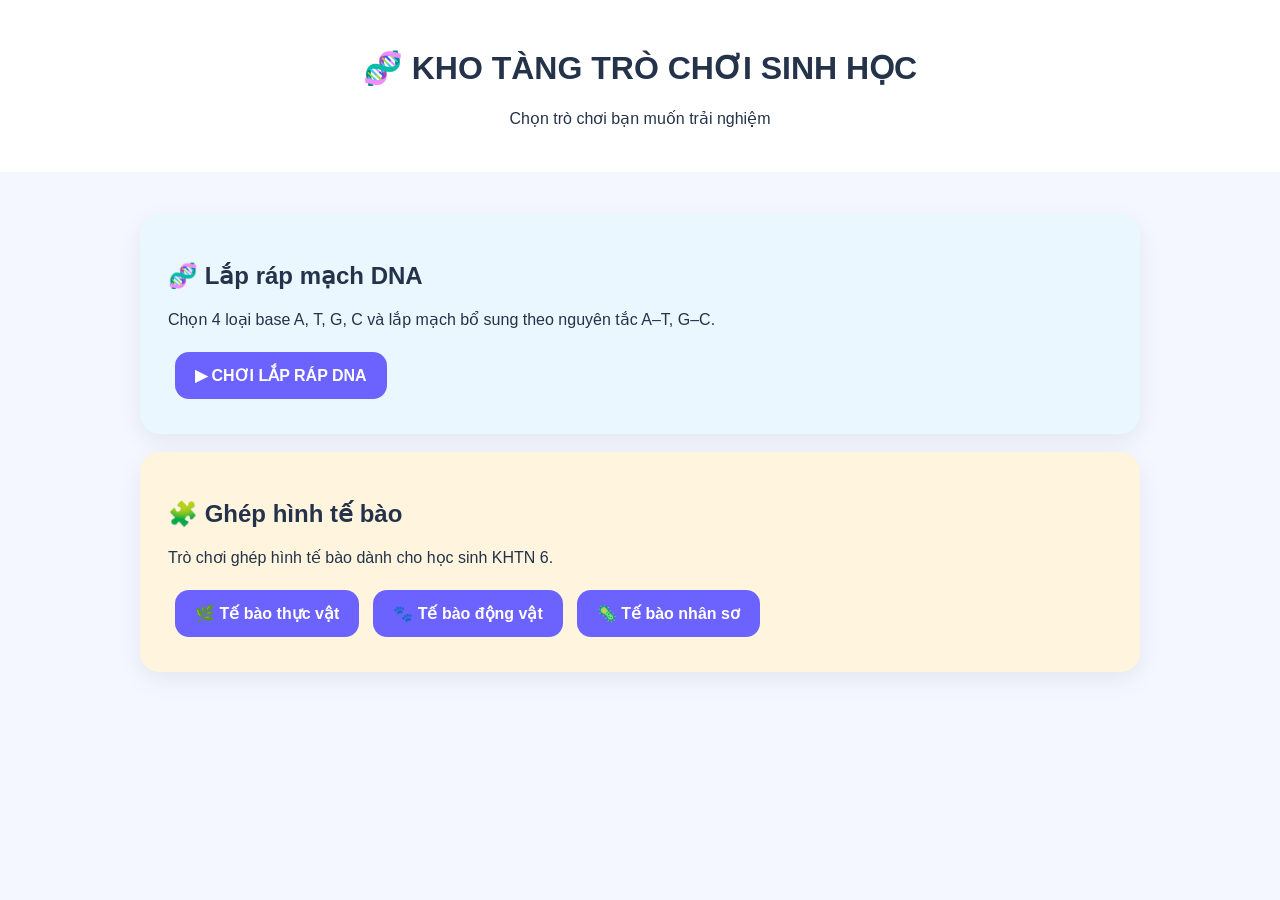
<file: index.html>
<!doctype html><html lang="vi"><head><meta charset="utf-8"><meta name="viewport" content="width=device-width,initial-scale=1"><title>Trò chơi Sinh học</title><style>body{font-family:Arial,sans-serif;background:#f4f7ff;color:#24324a;margin:0}header{text-align:center;padding:28px;background:white}main{max-width:1000px;margin:auto;padding:24px}.card{background:white;border-radius:20px;padding:28px;margin:18px 0;box-shadow:0 8px 24px #0001}.btn{display:inline-block;text-decoration:none;border:0;border-radius:14px;padding:14px 20px;background:#6c63ff;color:white;font-weight:bold;cursor:pointer;margin:7px}.dna{background:#eaf7ff}.cell{background:#fff5df}</style></head><body><header><h1>🧬 KHO TÀNG TRÒ CHƠI SINH HỌC</h1><p>Chọn trò chơi bạn muốn trải nghiệm</p></header><main><div class="card dna"><h2>🧬 Lắp ráp mạch DNA</h2><p>Chọn 4 loại base A, T, G, C và lắp mạch bổ sung theo nguyên tắc A–T, G–C.</p><a class="btn" href="dna.html">▶ CHƠI LẮP RÁP DNA</a></div><div class="card cell"><h2>🧩 Ghép hình tế bào</h2><p>Trò chơi ghép hình tế bào dành cho học sinh KHTN 6.</p><a class="btn" href="plant.html">🌿 Tế bào thực vật</a><a class="btn" href="animal.html">🐾 Tế bào động vật</a><a class="btn" href="prokaryotic.html">🦠 Tế bào nhân sơ</a></div></main></body></html>
</file>
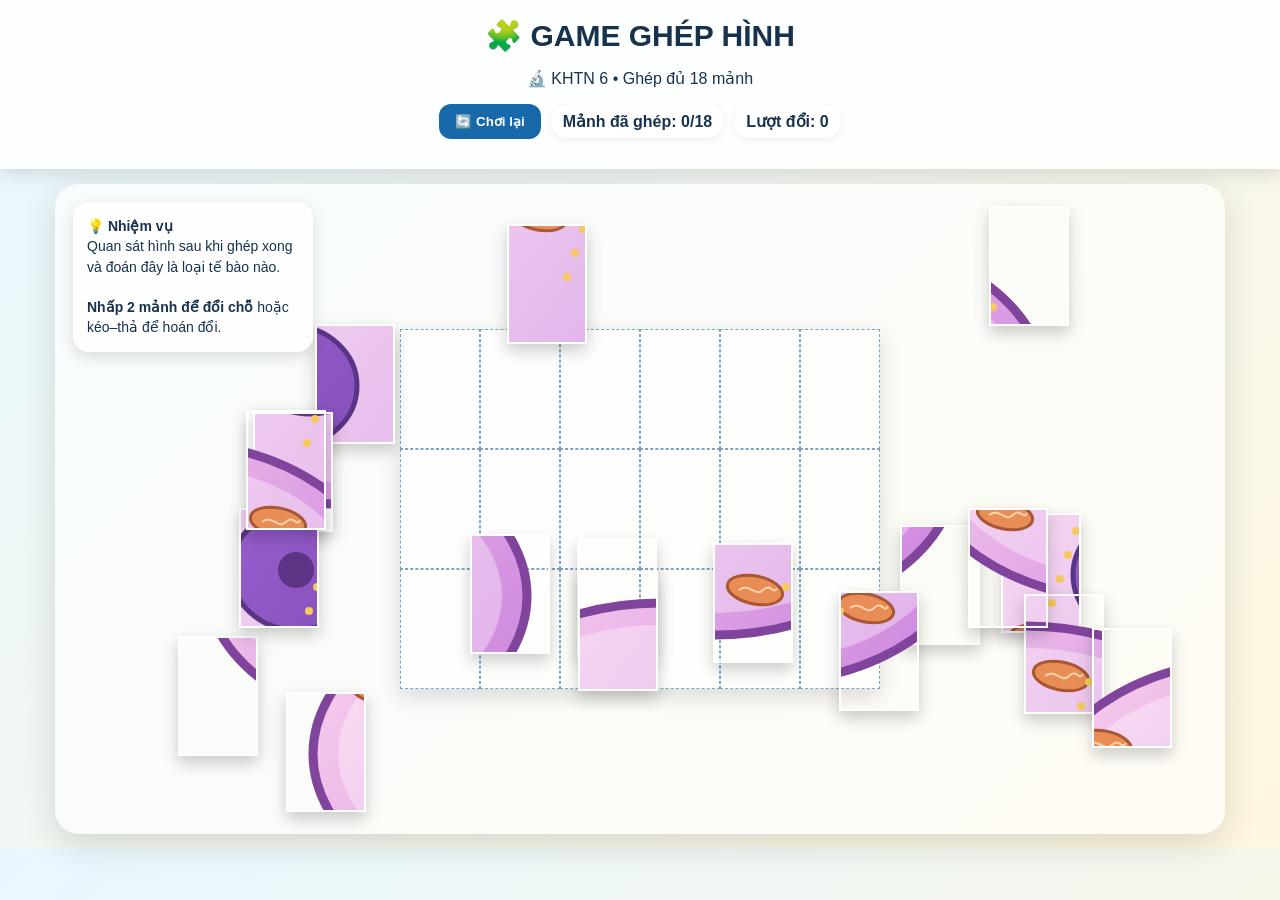
<file: animal.html>
<!doctype html><html lang="vi"><head><meta charset="utf-8"><meta name="viewport" content="width=device-width,initial-scale=1"><title>Game ghép hình – Mảnh ghép 2</title><link rel="stylesheet" href="style.css"></head><body data-type="animal"><header><h1>🧩 GAME GHÉP HÌNH</h1><p>🔬 KHTN 6 • Ghép đủ 18 mảnh</p><div class="bar"><button class="btn" id="restart">🔄 Chơi lại</button><span class="tag">Mảnh đã ghép: <b id="count">0/18</b></span><span class="tag">Lượt đổi: <b id="moves">0</b></span></div></header><main id="game"><div class="success">🎉 Xuất sắc! Em đã hoàn thành hình. Hãy quan sát và đoán đây là loại tế bào nào.</div><div class="board"><div class="hint">💡 <b>Nhiệm vụ</b><br><span id="hint"></span><br><br><b>Nhấp 2 mảnh để đổi chỗ</b> hoặc kéo–thả để hoán đổi.</div><div class="target"></div></div></main><script src="game.js"></script></body></html>
</file>
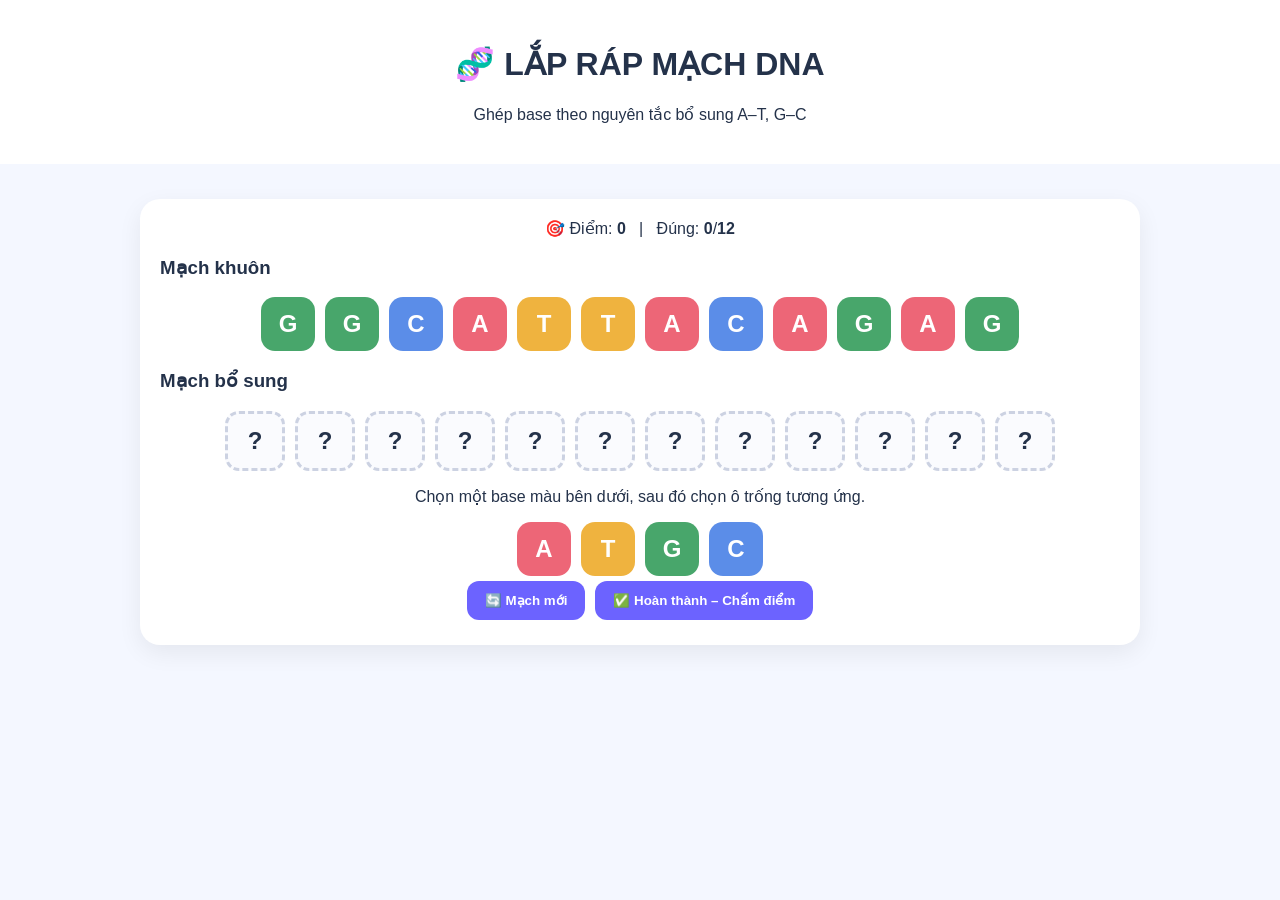
<file: dna.html>
<!doctype html><html lang="vi"><head><meta charset="utf-8"><meta name="viewport" content="width=device-width,initial-scale=1"><title>Lắp ráp mạch DNA</title><style>body{font-family:Arial,sans-serif;background:#f4f7ff;color:#24324a;margin:0}header{text-align:center;padding:24px;background:white}main{max-width:1000px;margin:auto;padding:20px}.card{background:white;border-radius:20px;padding:20px;margin:15px 0;box-shadow:0 8px 24px #0001}.bases,.strand{display:flex;justify-content:center;gap:10px;flex-wrap:wrap}.base,.slot{width:54px;height:54px;border-radius:14px;display:grid;place-items:center;font-size:24px;font-weight:bold}.base{color:white;cursor:pointer}.slot{border:3px dashed #ccd2e2;background:#fafbfe}.A{background:#ed6677}.T{background:#efb33f}.G{background:#48a66b}.C{background:#5b8de8}.btn{border:0;border-radius:12px;padding:12px 18px;background:#6c63ff;color:white;font-weight:bold;cursor:pointer;margin:5px}.info{text-align:center}.error{background:#fff0f3;padding:10px;border-radius:10px;margin:6px}.ok{background:#effff6;padding:14px;border-radius:12px}</style></head><body><header><h1>🧬 LẮP RÁP MẠCH DNA</h1><p>Ghép base theo nguyên tắc bổ sung A–T, G–C</p></header><main><div class="card"><div class="info">🎯 Điểm: <b id="score">0</b> &nbsp; | &nbsp; Đúng: <b id="right">0</b>/<b id="total">12</b></div><h3>Mạch khuôn</h3><div id="template" class="strand"></div><h3>Mạch bổ sung</h3><div id="answer" class="strand"></div><p class="info">Chọn một base màu bên dưới, sau đó chọn ô trống tương ứng.</p><div id="palette" class="bases"><div class="base A" data-b="A">A</div><div class="base T" data-b="T">T</div><div class="base G" data-b="G">G</div><div class="base C" data-b="C">C</div></div><div class="info"><button class="btn" id="new">🔄 Mạch mới</button><button class="btn" id="check">✅ Hoàn thành – Chấm điểm</button></div></div><div id="result" class="card" style="display:none"></div></main><script>const comp={A:'T',T:'A',G:'C',C:'G'},bases=['A','T','G','C'];let seq=[],ans=[],selected='';function newGame(){seq=Array.from({length:12},()=>bases[Math.floor(Math.random()*4)]);ans=Array(12).fill('');selected='';render();document.getElementById('result').style.display='none';document.getElementById('score').textContent=0;document.getElementById('right').textContent=0}function render(){document.getElementById('template').innerHTML=seq.map((b,i)=>'<div class="base '+b+'">'+b+'</div>').join('');document.getElementById('answer').innerHTML=ans.map((b,i)=>'<div class="slot '+(b||'')+'" data-i="'+i+'">'+(b||'?')+'</div>').join('');document.querySelectorAll('.slot').forEach(x=>x.onclick=()=>{if(selected){ans[+x.dataset.i]=selected;selected='';render()}})}document.querySelectorAll('#palette .base').forEach(x=>x.onclick=()=>{selected=x.dataset.b;document.querySelectorAll('#palette .base').forEach(y=>y.style.outline='none');x.style.outline='4px solid #222'});document.getElementById('new').onclick=newGame;document.getElementById('check').onclick=()=>{let right=0,html='';seq.forEach((b,i)=>{if(ans[i]===comp[b])right++;else html+='<div class="error">Vị trí '+(i+1)+': bạn đặt <b>'+(ans[i]||'chưa đặt')+'</b> → đúng là <b>'+comp[b]+'</b>.</div>'});document.getElementById('right').textContent=right;document.getElementById('score').textContent=right*10;const r=document.getElementById('result');r.style.display='block';r.innerHTML=right===seq.length?'<div class="ok">🎉 Xuất sắc! Bạn đã lắp đúng 100% mạch DNA.</div>':'<h3>📊 Kết quả: '+right+'/'+seq.length+' cặp đúng</h3>'+html+'<p><b>Nhớ:</b> A–T và G–C. Hãy sửa các vị trí trên rồi kiểm tra lại!</p>';r.scrollIntoView({behavior:'smooth'})};newGame();</script></body></html>
</file>
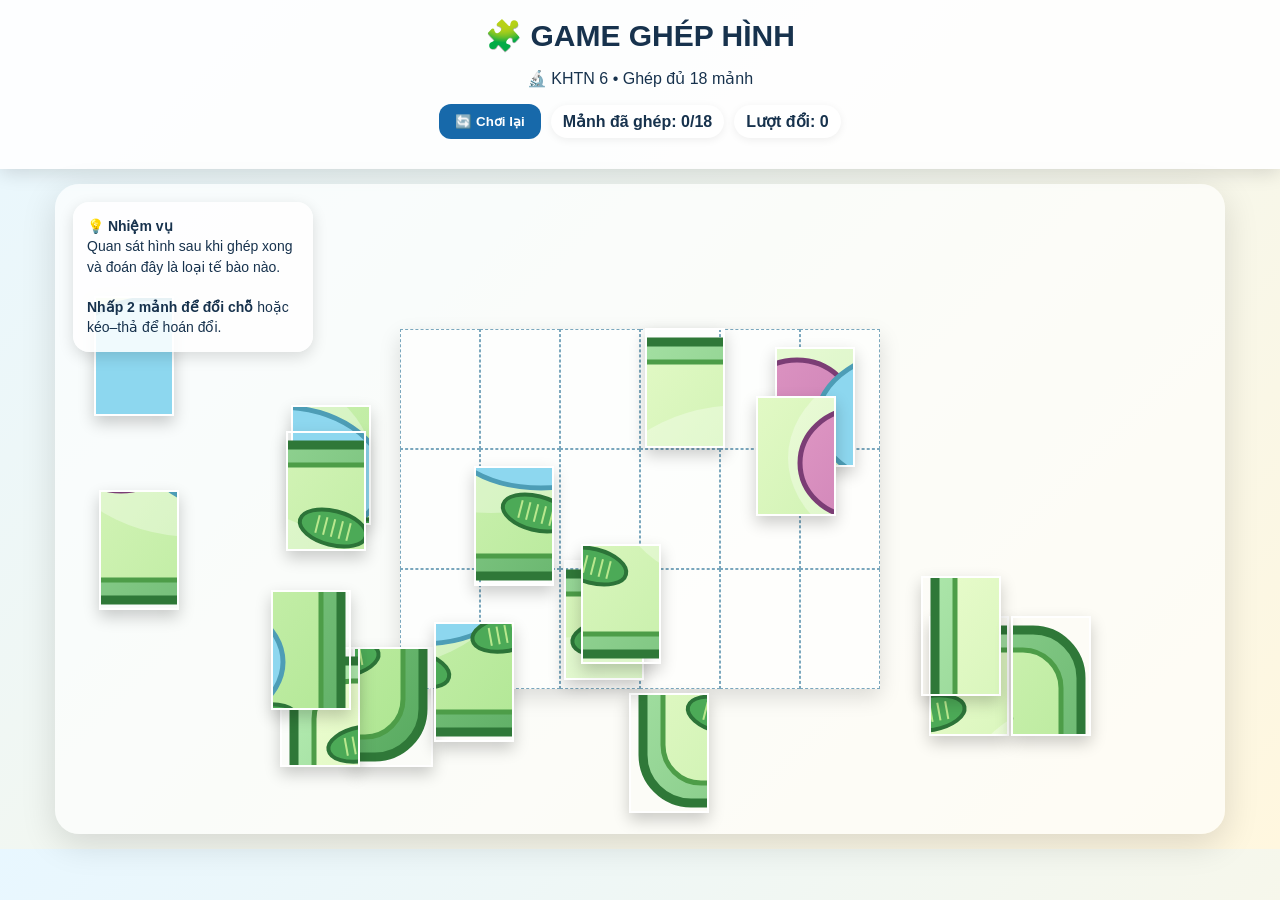
<file: plant.html>
<!doctype html><html lang="vi"><head><meta charset="utf-8"><meta name="viewport" content="width=device-width,initial-scale=1"><title>Game ghép hình – Mảnh ghép 1</title><link rel="stylesheet" href="style.css"></head><body data-type="plant"><header><h1>🧩 GAME GHÉP HÌNH</h1><p>🔬 KHTN 6 • Ghép đủ 18 mảnh</p><div class="bar"><button class="btn" id="restart">🔄 Chơi lại</button><span class="tag">Mảnh đã ghép: <b id="count">0/18</b></span><span class="tag">Lượt đổi: <b id="moves">0</b></span></div></header><main id="game"><div class="success">🎉 Xuất sắc! Em đã hoàn thành hình. Hãy quan sát và đoán đây là loại tế bào nào.</div><div class="board"><div class="hint">💡 <b>Nhiệm vụ</b><br><span id="hint"></span><br><br><b>Nhấp 2 mảnh để đổi chỗ</b> hoặc kéo–thả để hoán đổi.</div><div class="target"></div></div></main><script src="game.js"></script></body></html>
</file>
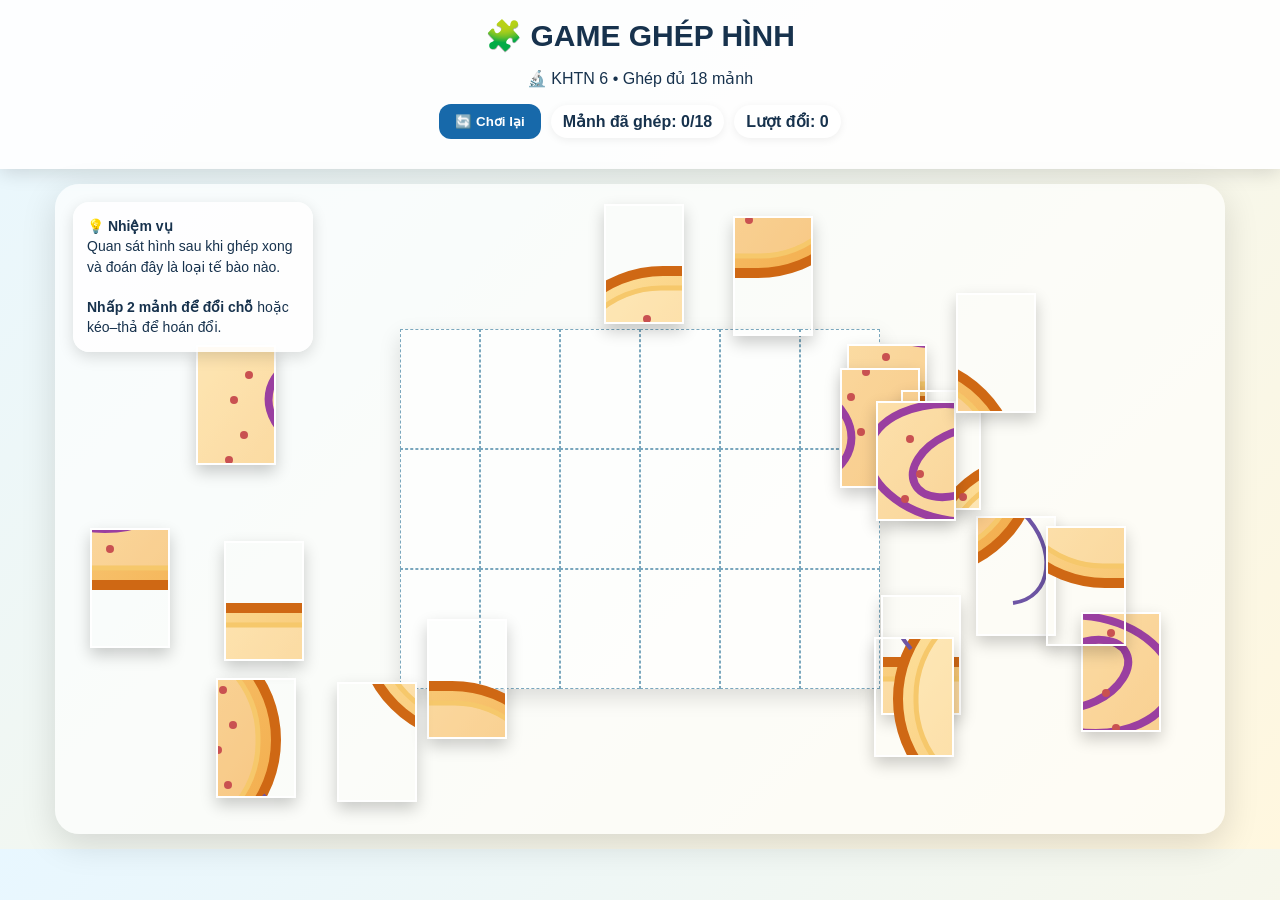
<file: prokaryotic.html>
<!doctype html><html lang="vi"><head><meta charset="utf-8"><meta name="viewport" content="width=device-width,initial-scale=1"><title>Game ghép hình – Mảnh ghép 3</title><link rel="stylesheet" href="style.css"></head><body data-type="prokaryotic"><header><h1>🧩 GAME GHÉP HÌNH</h1><p>🔬 KHTN 6 • Ghép đủ 18 mảnh</p><div class="bar"><button class="btn" id="restart">🔄 Chơi lại</button><span class="tag">Mảnh đã ghép: <b id="count">0/18</b></span><span class="tag">Lượt đổi: <b id="moves">0</b></span></div></header><main id="game"><div class="success">🎉 Xuất sắc! Em đã hoàn thành hình. Hãy quan sát và đoán đây là loại tế bào nào.</div><div class="board"><div class="hint">💡 <b>Nhiệm vụ</b><br><span id="hint"></span><br><br><b>Nhấp 2 mảnh để đổi chỗ</b> hoặc kéo–thả để hoán đổi.</div><div class="target"></div></div></main><script src="game.js"></script></body></html>
</file>
<file: style.css>
*{box-sizing:border-box}body{margin:0;font-family:Arial,sans-serif;background:linear-gradient(135deg,#e8f7ff,#fff7df);color:#17324d}header{padding:18px;text-align:center;background:rgba(255,255,255,.9);box-shadow:0 4px 18px #0002}h1{margin:0 0 6px;font-size:30px}.bar{display:flex;gap:10px;justify-content:center;align-items:center;flex-wrap:wrap;margin:12px}.btn{border:0;border-radius:12px;padding:10px 16px;font-weight:700;cursor:pointer;background:#1769aa;color:white}.btn:hover{transform:translateY(-1px)}#game{max-width:1200px;margin:auto;padding:15px}.board{position:relative;min-height:650px;border-radius:24px;background:rgba(255,255,255,.65);box-shadow:0 10px 35px #0002;overflow:hidden}.target{position:absolute;left:50%;top:50%;transform:translate(-50%,-50%);width:480px;height:360px;display:grid;grid-template-columns:repeat(6,80px);grid-template-rows:repeat(3,120px);background:#ffffff66;box-shadow:0 8px 20px #0002}.slot{width:80px;height:120px;border:1px dashed #7aa7bd;background:#ffffff22}.slot.ok{border-color:#20a36a;background:#20a36a22}.piece{position:absolute;width:80px;height:120px;touch-action:none;cursor:grab;z-index:3;background-repeat:no-repeat;border:2px solid #fff;box-shadow:0 7px 15px #0003;transition:box-shadow .15s,transform .15s}.piece.selected{outline:4px solid #ffb000;z-index:10}.piece.drag{cursor:grabbing;box-shadow:0 14px 25px #0004;transform:scale(1.03)}.hint{position:absolute;left:18px;top:18px;width:240px;padding:14px;border-radius:16px;background:#ffffffdd;box-shadow:0 5px 15px #0002;font-size:14px;line-height:1.45;z-index:5}.tag{padding:7px 12px;border-radius:20px;background:white;box-shadow:0 2px 8px #0001;font-weight:700}.success{display:none;text-align:center;padding:12px;border-radius:15px;background:#dff7e8;color:#13663f;font-weight:700;margin:10px}.success.show{display:block}@media(max-width:850px){.hint{position:static;width:auto;margin:10px}.board{min-height:760px}.target{transform:translateX(-50%) scale(.72);transform-origin:top center;top:280px}.piece{transform:scale(.72);transform-origin:top left}.piece.selected{transform:scale(.76)}}
</file>
